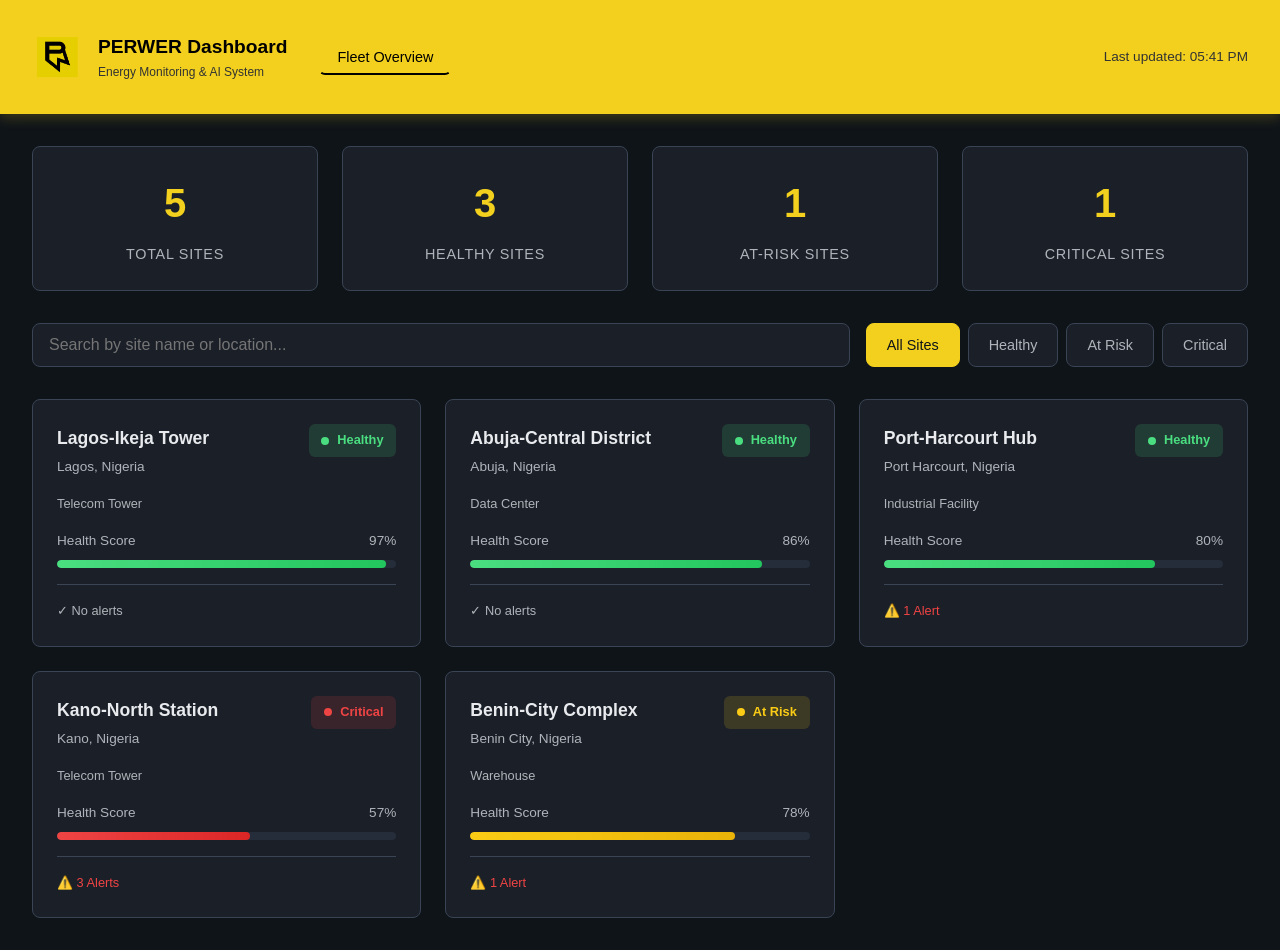
<file: Demo/index.html>
<!DOCTYPE html>
<html lang="en">
<head>
    <meta charset="UTF-8">
    <meta name="viewport" content="width=device-width, initial-scale=1.0">
    <title>Perwer | Predictive Monitoring Dashboard</title>
    <link rel="stylesheet" href="./css/styles.css">
</head>
<body>
    <!-- HEADER -->
    <header>
        <div class="header-left">
            <div class="logo">
                <img src="./perwer.png" alt="PERWER Logo" class="logo-image">
                <div class="logo-text">
                    <span class="logo-main">PERWER Dashboard</span>
                    <span class="logo-subtitle">Energy Monitoring & AI System</span>
                </div>
            </div>
            <nav>
            </nav>
        </div>
        <div class="last-updated">Last updated: --:--</div>
    </header>

    <!-- MAIN CONTAINER -->
    <div class="container">
        
        <!-- SCREEN 1: FLEET OVERVIEW -->
        <div id="screen-fleet" class="screen active">
            <div id="fleet-overview-content"></div>
        </div>

        <!-- SCREEN 2: SITE DETAIL -->
        <div id="screen-detail" class="screen">
            <div id="site-detail-content"></div>
        </div>

        <!-- SCREEN 3: INSIGHTS -->
        <div id="screen-insights" class="screen">
            <div id="insights-content"></div>
        </div>

    </div>

    <!-- SCRIPTS -->
    <script src="./js/utils.js"></script>
    <script src="./js/app.js"></script>
</body>
</html>
</file>
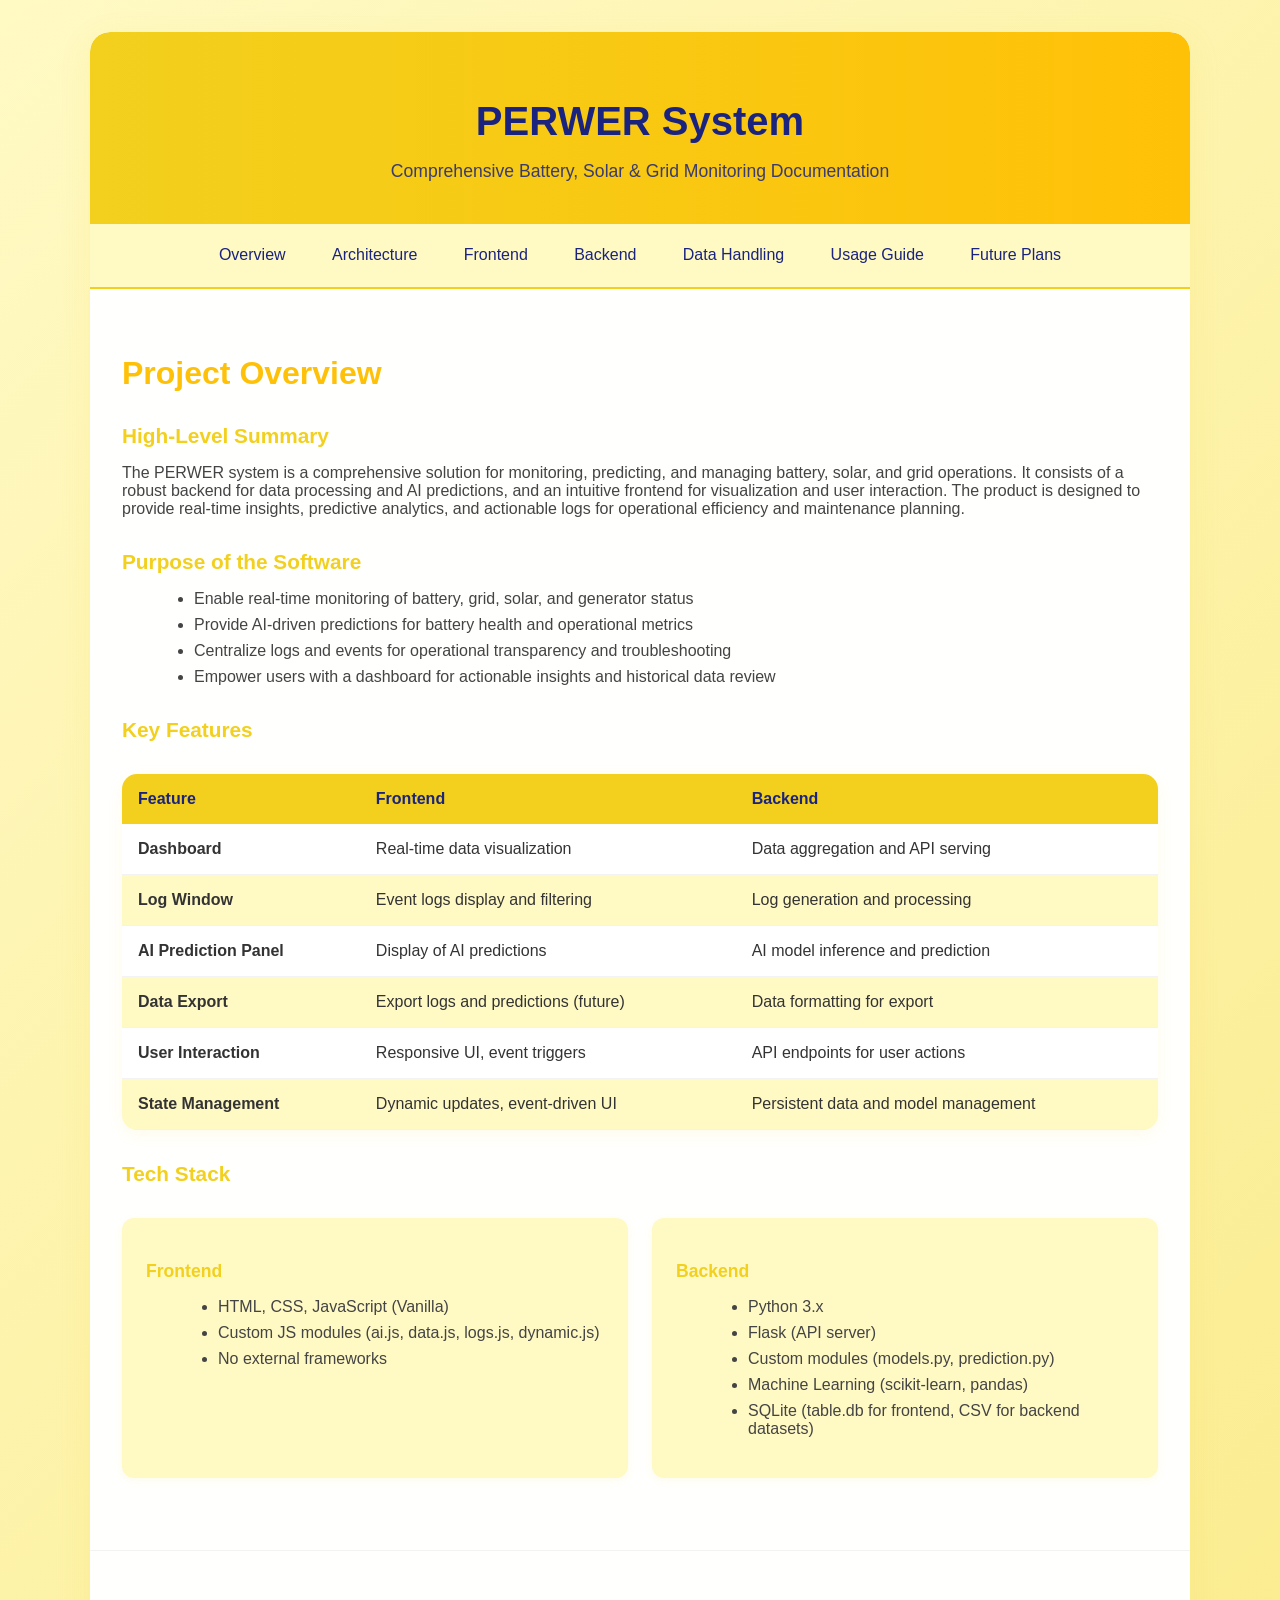
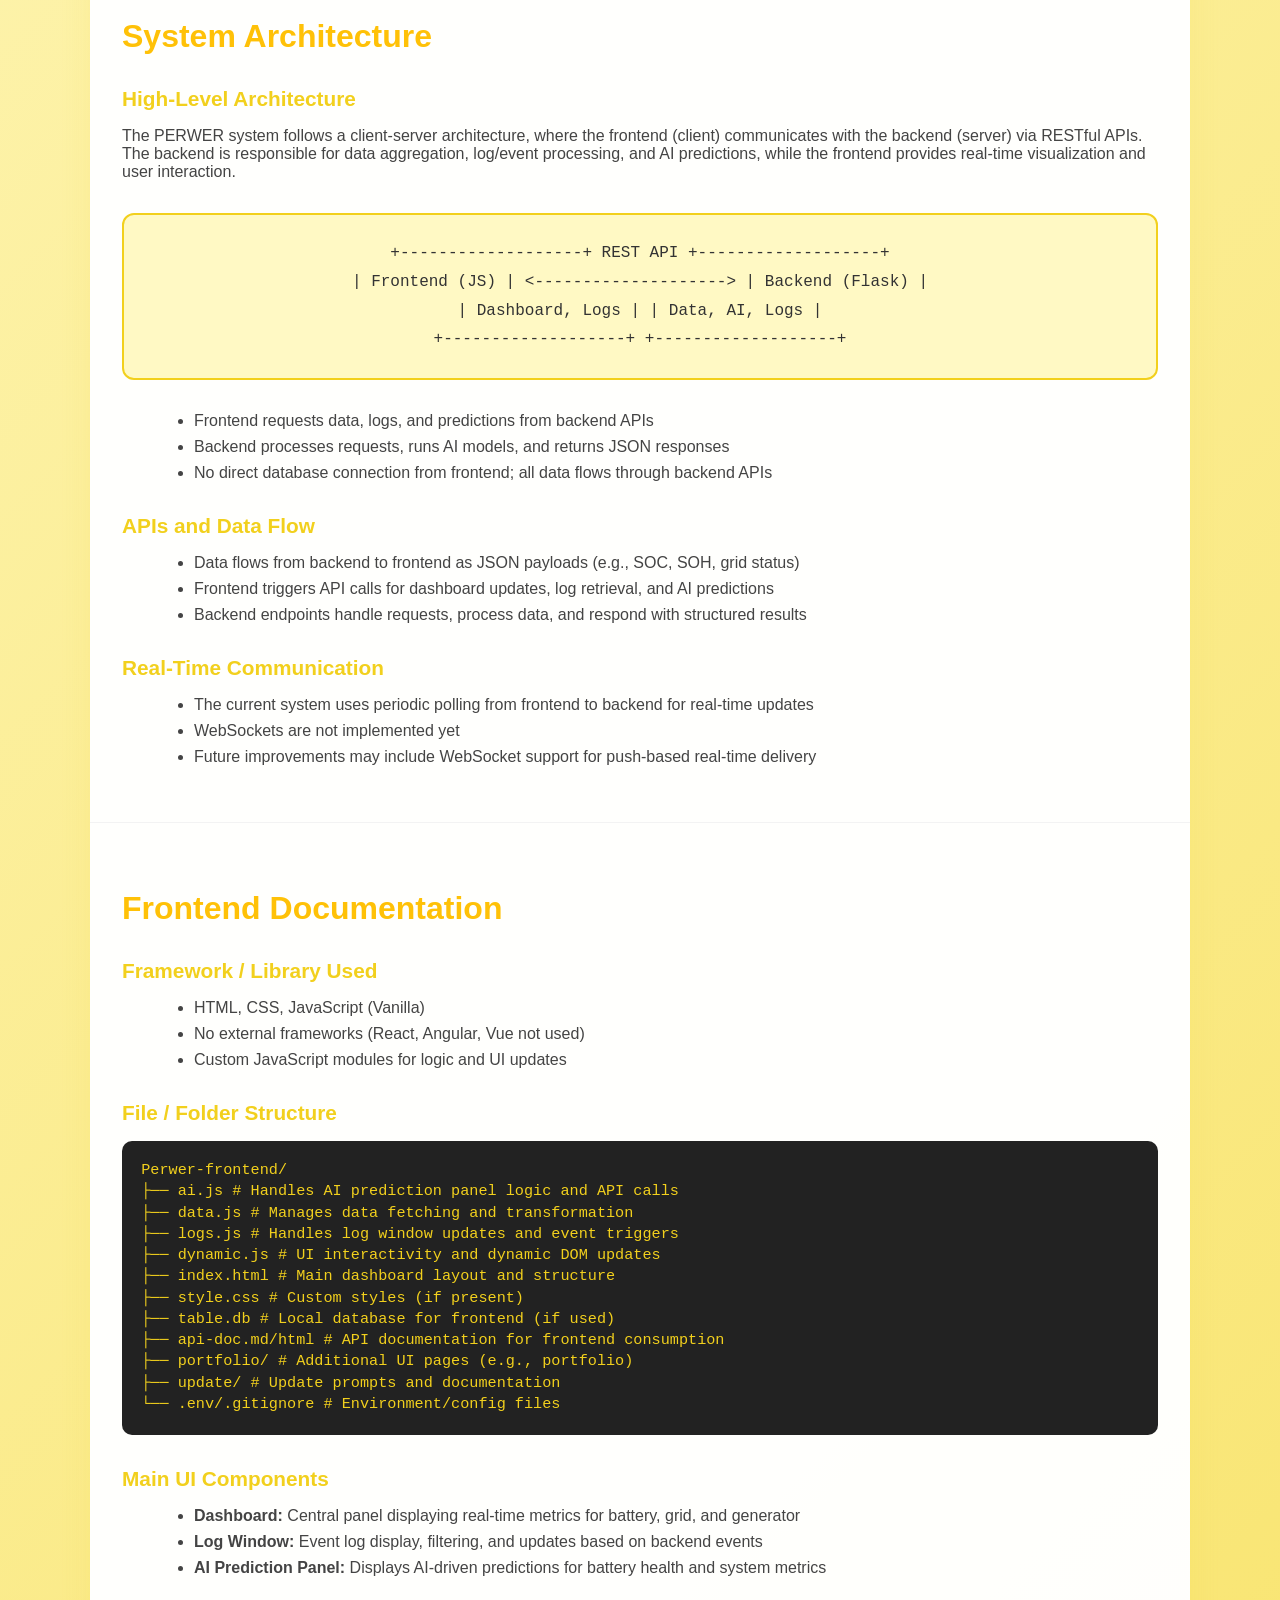
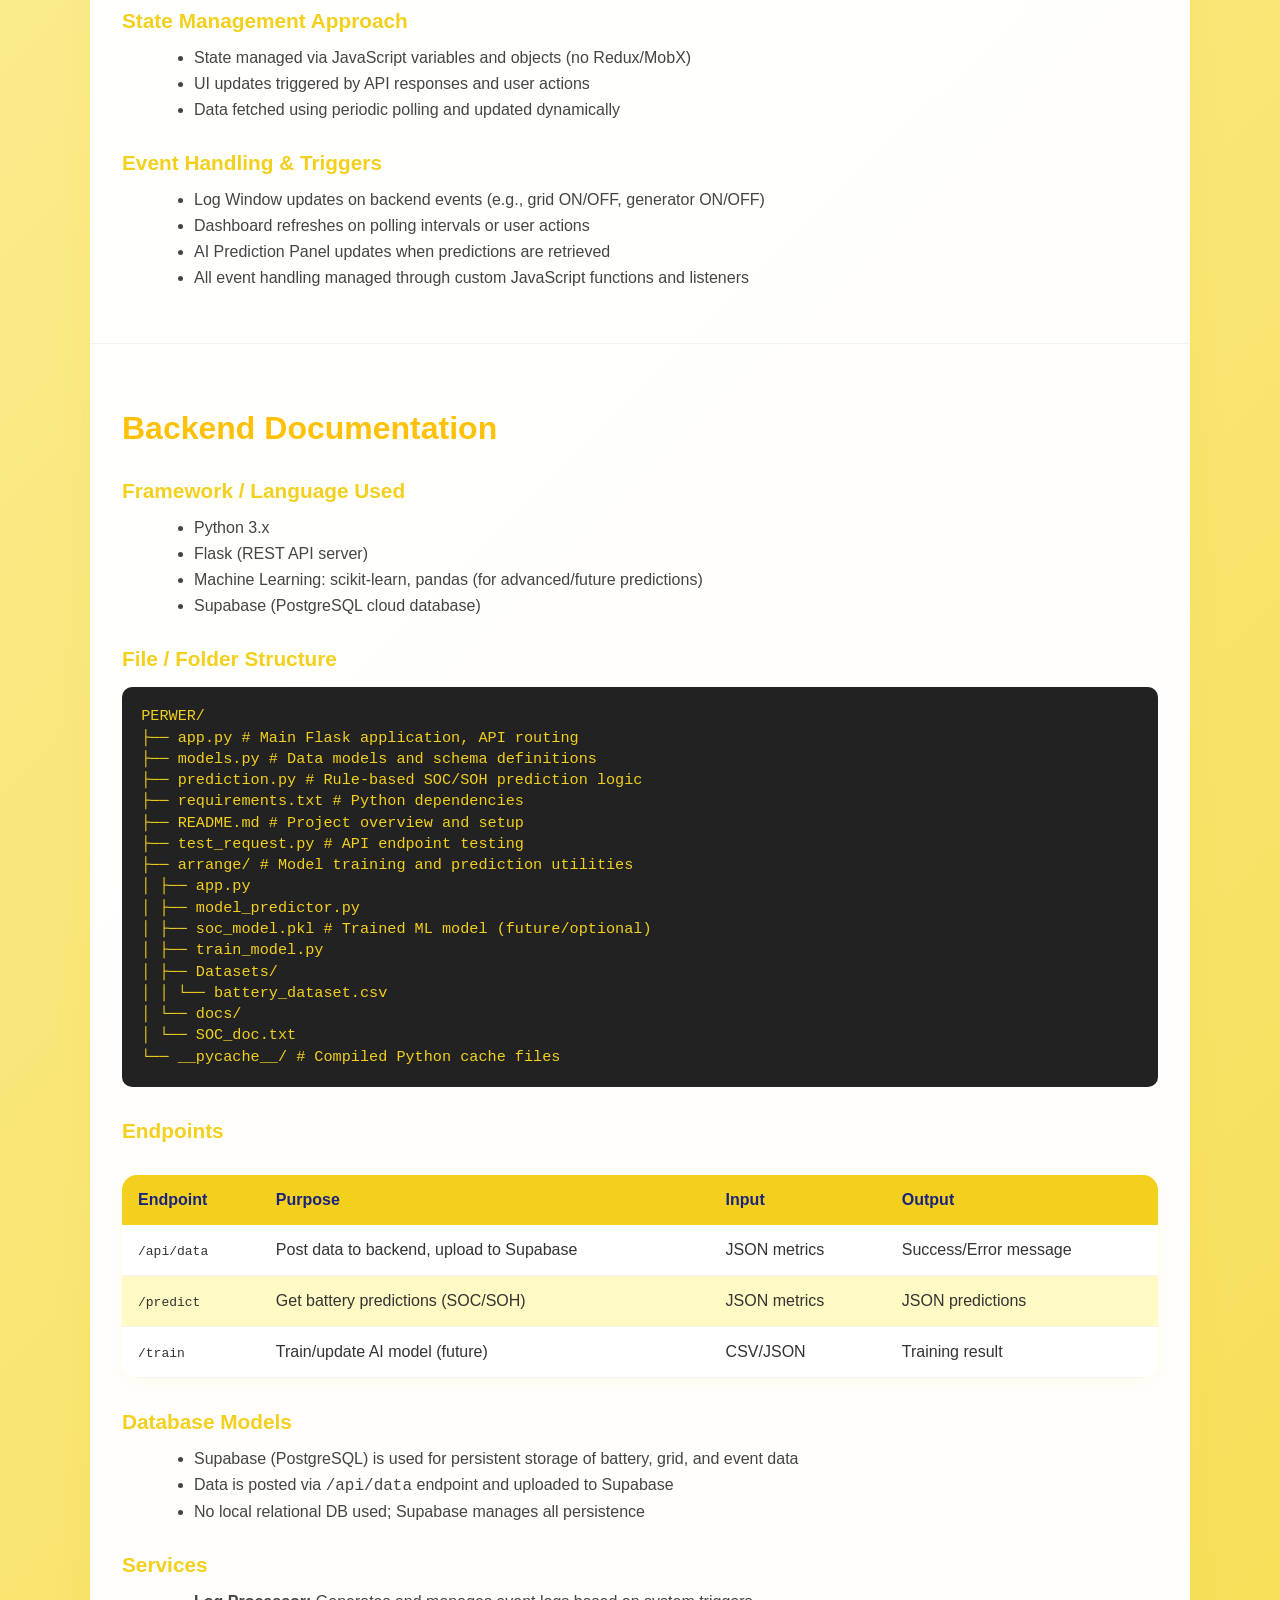
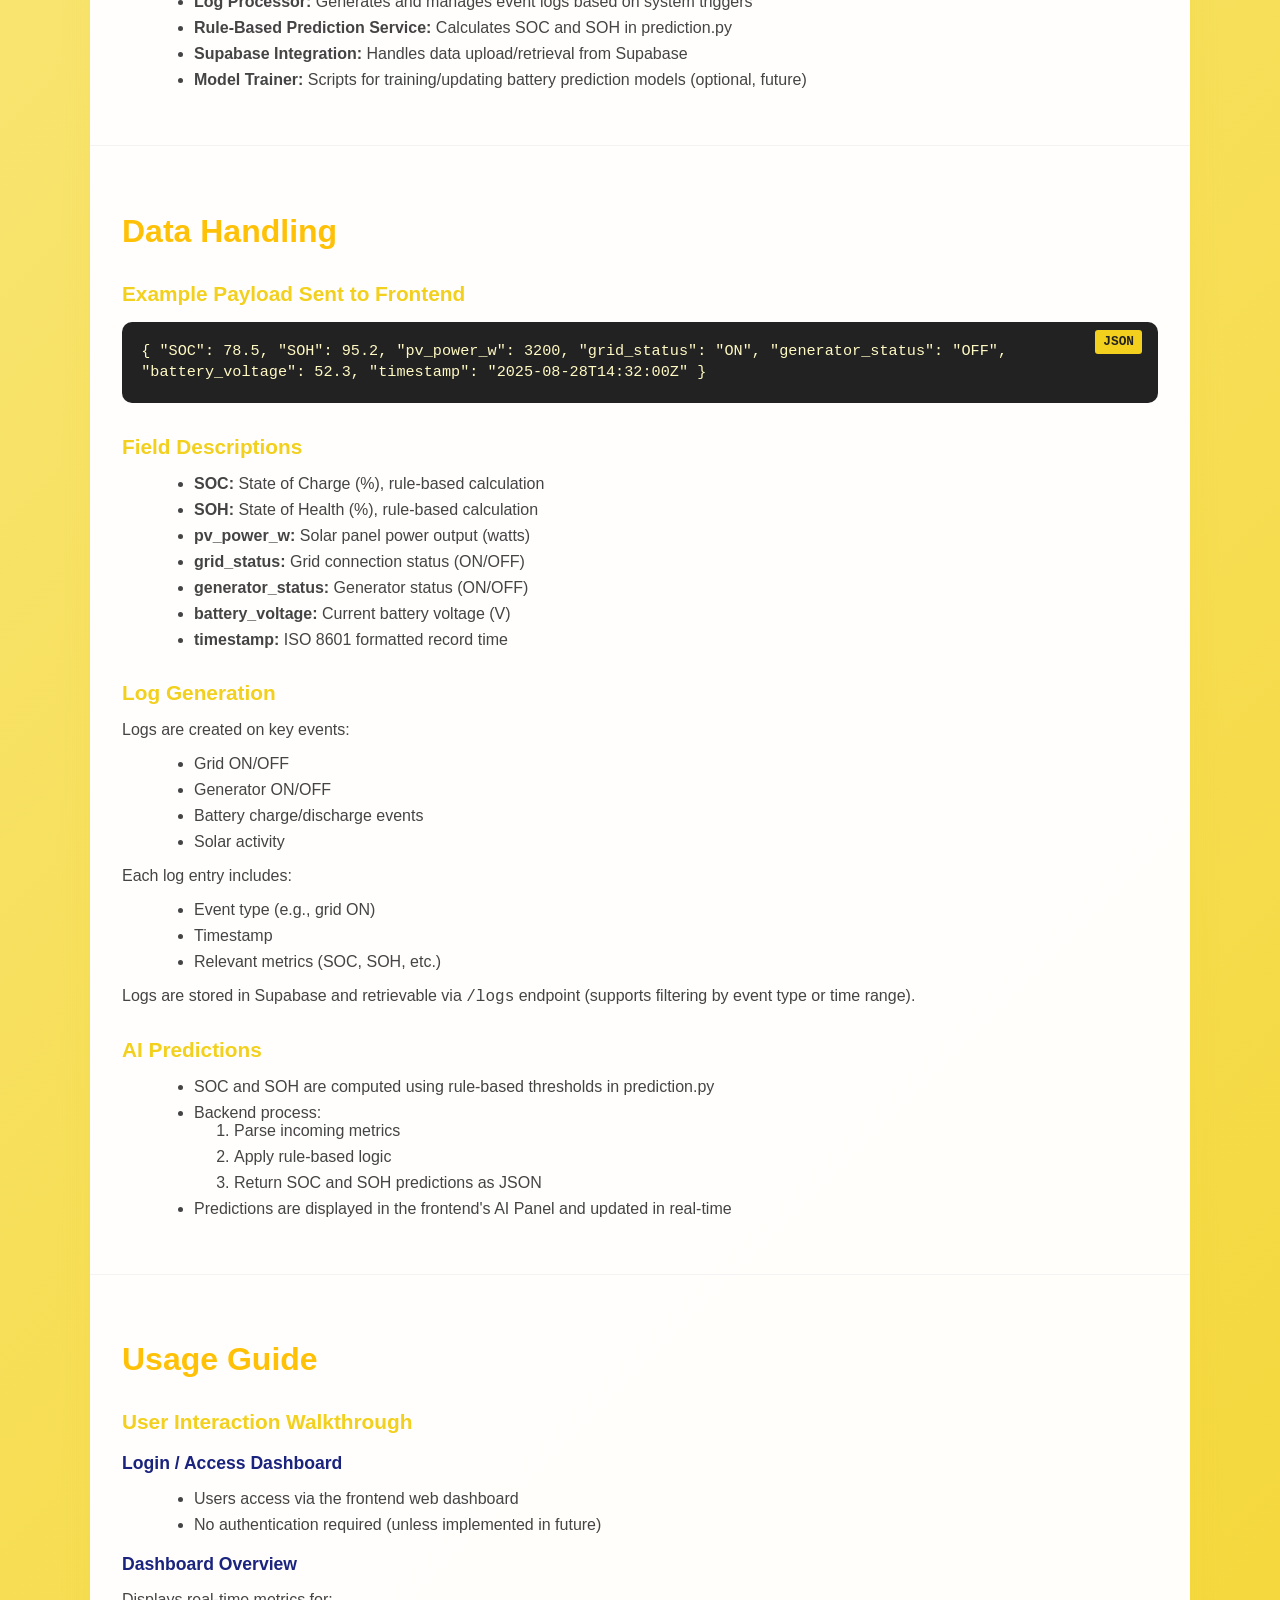
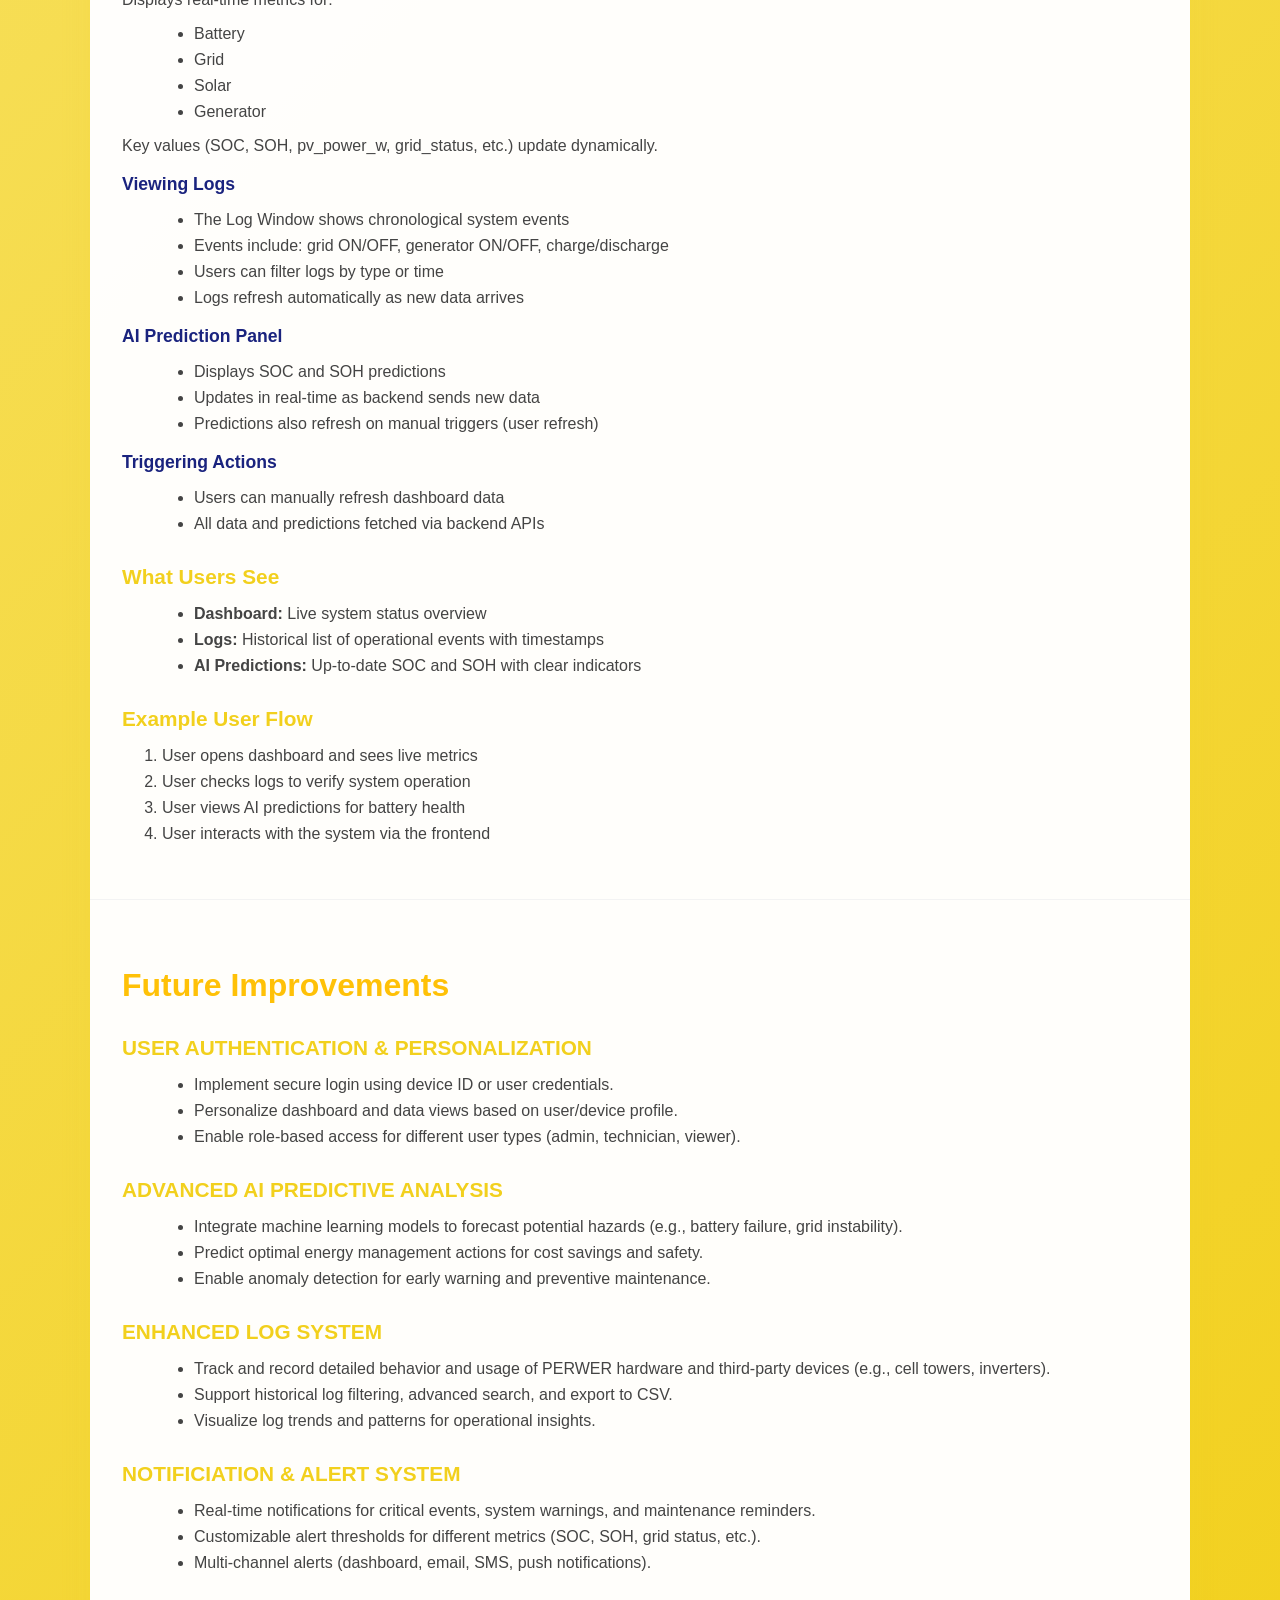
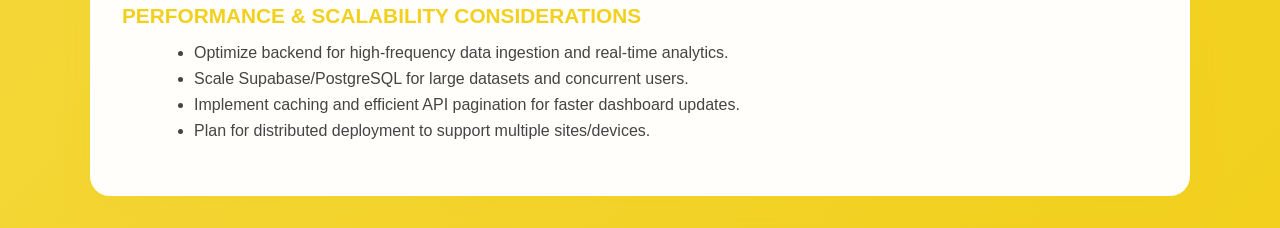
<file: documentation/index.html>
<!DOCTYPE html>
<html lang="en">
<head>
    <meta charset="UTF-8">
    <meta name="viewport" content="width=device-width, initial-scale=1.0">
    <title>PERWER System Documentation</title>
    <style>
        body {
            font-family: 'Segoe UI', Tahoma, Geneva, Verdana, sans-serif;
            background: linear-gradient(135deg, #FFF9C4 0%, #F2D01D 100%);
            color: #333;
            min-height: 100vh;
        }

        .container {
            max-width: 1100px;
            margin: 32px auto;
            background: rgba(255,255,255,0.98);
            border-radius: 20px;
            box-shadow: 0 8px 32px rgba(242,208,29,0.12);
            overflow: hidden;
        }

        .header {
            background: linear-gradient(90deg, #F2D01D 0%, #FFC107 100%);
            color: #1a237e;
            text-align: center;
            padding: 2.5rem 2rem 1.5rem 2rem;
            border-radius: 20px 20px 0 0;
        }

        .header h1 {
            font-size: 2.5rem;
            font-weight: 700;
            margin-bottom: 0.5rem;
        }

        .header p {
            font-size: 1.1rem;
            opacity: 0.85;
        }

        .nav {
            display: flex;
            justify-content: center;
            gap: 0.5rem;
            background: #FFF9C4;
            border-bottom: 2px solid #F2D01D;
            padding: 0.7rem 0;
        }

        .nav a {
            color: #1a237e;
            text-decoration: none;
            padding: 0.7rem 1.2rem;
            border-radius: 10px;
            font-weight: 500;
            font-size: 1rem;
            transition: background 0.2s, color 0.2s;
        }

        .nav a:hover {
            background: #F2D01D;
            color: #fff;
        }

        .content {
            padding: 0;
        }

        .section {
            padding: 2.5rem 2rem;
            border-bottom: 1px solid #f3f3f3;
        }

        .section:last-child {
            border-bottom: none;
        }

        .section h2 {
            color: #FFC107;
            font-size: 2rem;
            font-weight: 700;
            margin-bottom: 1.5rem;
        }

        .section h3 {
            color: #F2D01D;
            font-size: 1.3rem;
            margin: 2rem 0 1rem 0;
            font-weight: 600;
        }

        .section h4 {
            color: #1a237e;
            font-size: 1.1rem;
            margin: 1.2rem 0 0.5rem 0;
            font-weight: 600;
        }

        .section p, .section ul, .section ol {
            font-size: 1rem;
            color: #444;
        }

        .section ul {
            margin-left: 2rem;
            margin-bottom: 1rem;
        }

        .section li {
            margin-bottom: 0.5rem;
        }

        .feature-table, .endpoint-table {
            width: 100%;
            border-collapse: collapse;
            margin: 2rem 0;
            background: #fff;
            border-radius: 15px;
            overflow: hidden;
            box-shadow: 0 4px 16px rgba(242,208,29,0.08);
        }

        .feature-table th, .endpoint-table th {
            background: #F2D01D;
            color: #1a237e;
            padding: 1rem;
            text-align: left;
            font-weight: 600;
            font-size: 1rem;
        }

        .feature-table td, .endpoint-table td {
            padding: 1rem;
            border-bottom: 1px solid #f3f3f3;
            vertical-align: top;
        }

        .feature-table tr:nth-child(even), .endpoint-table tr:nth-child(even) {
            background: #FFF9C4;
        }

        .feature-table tr:hover, .endpoint-table tr:hover {
            background: #FFE082;
            transition: background-color 0.2s;
        }

        .tech-stack {
            display: grid;
            grid-template-columns: repeat(auto-fit, minmax(280px, 1fr));
            gap: 1.5rem;
            margin: 2rem 0;
        }

        .tech-card {
            background: #FFF9C4;
            padding: 1.5rem;
            border-radius: 12px;
            box-shadow: 0 2px 8px rgba(242,208,29,0.08);
        }

        .tech-card h4 {
            color: #F2D01D;
            font-size: 1.1rem;
            margin-bottom: 0.7rem;
        }

        .file-structure {
            background: #222;
            color: #F2D01D;
            padding: 1.2rem;
            border-radius: 10px;
            font-family: 'Fira Mono', 'Consolas', monospace;
            margin: 1rem 0;
            overflow-x: auto;
            font-size: 0.95rem;
            line-height: 1.4;
        }

        .architecture-diagram {
            text-align: center;
            margin: 2rem 0;
            padding: 1.5rem;
            background: #FFF9C4;
            border-radius: 12px;
            font-family: monospace;
            font-size: 1rem;
            line-height: 1.8;
            border: 2px solid #F2D01D;
        }

        .code-block {
            background: #222;
            color: #FFF9C4;
            padding: 1.2rem;
            border-radius: 10px;
            font-family: 'Fira Mono', 'Consolas', monospace;
            margin: 1rem 0;
            overflow-x: auto;
            font-size: 0.95rem;
            line-height: 1.4;
            position: relative;
        }

        .code-block::before {
            content: 'JSON';
            position: absolute;
            top: 0.5rem;
            right: 1rem;
            background: #F2D01D;
            color: #222;
            padding: 0.2rem 0.5rem;
            border-radius: 3px;
            font-size: 0.8rem;
            font-weight: 600;
        }

        @media (max-width: 768px) {
            .container {
                margin: 10px;
                border-radius: 15px;
            }

            .header h1 {
                font-size: 1.5rem;
            }

            .section {
                padding: 1.2rem 0.5rem;
            }

            .section h2 {
                font-size: 1.3rem;
            }

            .nav {
                flex-direction: column;
            }

            .nav a {
                text-align: center;
            }

            .tech-stack {
                grid-template-columns: 1fr;
                gap: 1rem;
            }

            .feature-table, .endpoint-table {
                font-size: 0.85rem;
            }

            .feature-table th, .feature-table td,
            .endpoint-table th, .endpoint-table td {
                padding: 0.7rem;
            }
        }
    </style>
</head>
<body>
    <div class="container">
        <header class="header">
            <h1>PERWER System</h1>
            <p>Comprehensive Battery, Solar & Grid Monitoring Documentation</p>
        </header>

        <nav class="nav">
            <a href="#overview">Overview</a>
            <a href="#architecture">Architecture</a>
            <a href="#frontend">Frontend</a>
            <a href="#backend">Backend</a>
            <a href="#data">Data Handling</a>
            <a href="#usage">Usage Guide</a>
            <a href="#future">Future Plans</a>
        </nav>

        <main class="content">
            <section id="overview" class="section">
                <h2>Project Overview</h2>
                
                <h3>High-Level Summary</h3>
                <p>The PERWER system is a comprehensive solution for monitoring, predicting, and managing battery, solar, and grid operations. It consists of a robust backend for data processing and AI predictions, and an intuitive frontend for visualization and user interaction. The product is designed to provide real-time insights, predictive analytics, and actionable logs for operational efficiency and maintenance planning.</p>

                <h3>Purpose of the Software</h3>
                <ul>
                    <li>Enable real-time monitoring of battery, grid, solar, and generator status</li>
                    <li>Provide AI-driven predictions for battery health and operational metrics</li>
                    <li>Centralize logs and events for operational transparency and troubleshooting</li>
                    <li>Empower users with a dashboard for actionable insights and historical data review</li>
                </ul>

                <h3>Key Features</h3>
                <table class="feature-table">
                    <thead>
                        <tr>
                            <th>Feature</th>
                            <th>Frontend</th>
                            <th>Backend</th>
                        </tr>
                    </thead>
                    <tbody>
                        <tr>
                            <td><strong>Dashboard</strong></td>
                            <td>Real-time data visualization</td>
                            <td>Data aggregation and API serving</td>
                        </tr>
                        <tr>
                            <td><strong>Log Window</strong></td>
                            <td>Event logs display and filtering</td>
                            <td>Log generation and processing</td>
                        </tr>
                        <tr>
                            <td><strong>AI Prediction Panel</strong></td>
                            <td>Display of AI predictions</td>
                            <td>AI model inference and prediction</td>
                        </tr>
                        <tr>
                            <td><strong>Data Export</strong></td>
                            <td>Export logs and predictions (future)</td>
                            <td>Data formatting for export</td>
                        </tr>
                        <tr>
                            <td><strong>User Interaction</strong></td>
                            <td>Responsive UI, event triggers</td>
                            <td>API endpoints for user actions</td>
                        </tr>
                        <tr>
                            <td><strong>State Management</strong></td>
                            <td>Dynamic updates, event-driven UI</td>
                            <td>Persistent data and model management</td>
                        </tr>
                    </tbody>
                </table>

                <h3>Tech Stack</h3>
                <div class="tech-stack">
                    <div class="tech-card">
                        <h4>Frontend</h4>
                        <ul>
                            <li>HTML, CSS, JavaScript (Vanilla)</li>
                            <li>Custom JS modules (ai.js, data.js, logs.js, dynamic.js)</li>
                            <li>No external frameworks</li>
                        </ul>
                    </div>
                    <div class="tech-card">
                        <h4>Backend</h4>
                        <ul>
                            <li>Python 3.x</li>
                            <li>Flask (API server)</li>
                            <li>Custom modules (models.py, prediction.py)</li>
                            <li>Machine Learning (scikit-learn, pandas)</li>
                            <li>SQLite (table.db for frontend, CSV for backend datasets)</li>
                        </ul>
                    </div>
                </div>
            </section>

            <section id="architecture" class="section">
                <h2>System Architecture</h2>
                
                <h3>High-Level Architecture</h3>
                <p>The PERWER system follows a client-server architecture, where the frontend (client) communicates with the backend (server) via RESTful APIs. The backend is responsible for data aggregation, log/event processing, and AI predictions, while the frontend provides real-time visualization and user interaction.</p>

                <div class="architecture-diagram">
                    +-------------------+         REST API         +-------------------+<br>
                    |   Frontend (JS)   | &lt;--------------------&gt; |   Backend (Flask) |<br>
                    |  Dashboard, Logs  |                         |  Data, AI, Logs   |<br>
                    +-------------------+                         +-------------------+
                </div>

                <ul>
                    <li>Frontend requests data, logs, and predictions from backend APIs</li>
                    <li>Backend processes requests, runs AI models, and returns JSON responses</li>
                    <li>No direct database connection from frontend; all data flows through backend APIs</li>
                </ul>

                <h3>APIs and Data Flow</h3>
                <ul>
                    <li>Data flows from backend to frontend as JSON payloads (e.g., SOC, SOH, grid status)</li>
                    <li>Frontend triggers API calls for dashboard updates, log retrieval, and AI predictions</li>
                    <li>Backend endpoints handle requests, process data, and respond with structured results</li>
                </ul>

                <h3>Real-Time Communication</h3>
                <ul>
                    <li>The current system uses periodic polling from frontend to backend for real-time updates</li>
                    <li>WebSockets are not implemented yet</li>
                    <li>Future improvements may include WebSocket support for push-based real-time delivery</li>
                </ul>
            </section>

            <section id="frontend" class="section">
                <h2>Frontend Documentation</h2>
                
                <h3>Framework / Library Used</h3>
                <ul>
                    <li>HTML, CSS, JavaScript (Vanilla)</li>
                    <li>No external frameworks (React, Angular, Vue not used)</li>
                    <li>Custom JavaScript modules for logic and UI updates</li>
                </ul>

                <h3>File / Folder Structure</h3>
                <div class="file-structure">
Perwer-frontend/<br>
├── ai.js            # Handles AI prediction panel logic and API calls<br>
├── data.js          # Manages data fetching and transformation<br>
├── logs.js          # Handles log window updates and event triggers<br>
├── dynamic.js       # UI interactivity and dynamic DOM updates<br>
├── index.html       # Main dashboard layout and structure<br>
├── style.css        # Custom styles (if present)<br>
├── table.db         # Local database for frontend (if used)<br>
├── api-doc.md/html  # API documentation for frontend consumption<br>
├── portfolio/       # Additional UI pages (e.g., portfolio)<br>
├── update/          # Update prompts and documentation<br>
└── .env/.gitignore  # Environment/config files
                </div>

                <h3>Main UI Components</h3>
                <ul>
                    <li><strong>Dashboard:</strong> Central panel displaying real-time metrics for battery, grid, and generator</li>
                    <li><strong>Log Window:</strong> Event log display, filtering, and updates based on backend events</li>
                    <li><strong>AI Prediction Panel:</strong> Displays AI-driven predictions for battery health and system metrics</li>
                </ul>

                <h3>State Management Approach</h3>
                <ul>
                    <li>State managed via JavaScript variables and objects (no Redux/MobX)</li>
                    <li>UI updates triggered by API responses and user actions</li>
                    <li>Data fetched using periodic polling and updated dynamically</li>
                </ul>

                <h3>Event Handling & Triggers</h3>
                <ul>
                    <li>Log Window updates on backend events (e.g., grid ON/OFF, generator ON/OFF)</li>
                    <li>Dashboard refreshes on polling intervals or user actions</li>
                    <li>AI Prediction Panel updates when predictions are retrieved</li>
                    <li>All event handling managed through custom JavaScript functions and listeners</li>
                </ul>
            </section>

            <section id="backend" class="section">
                <h2>Backend Documentation</h2>
                
                <h3>Framework / Language Used</h3>
                <ul>
                    <li>Python 3.x</li>
                    <li>Flask (REST API server)</li>
                    <li>Machine Learning: scikit-learn, pandas (for advanced/future predictions)</li>
                    <li>Supabase (PostgreSQL cloud database)</li>
                </ul>

                <h3>File / Folder Structure</h3>
                <div class="file-structure">
PERWER/<br>
├── app.py            # Main Flask application, API routing<br>
├── models.py         # Data models and schema definitions<br>
├── prediction.py     # Rule-based SOC/SOH prediction logic<br>
├── requirements.txt  # Python dependencies<br>
├── README.md         # Project overview and setup<br>
├── test_request.py   # API endpoint testing<br>
├── arrange/          # Model training and prediction utilities<br>
│   ├── app.py<br>
│   ├── model_predictor.py<br>
│   ├── soc_model.pkl # Trained ML model (future/optional)<br>
│   ├── train_model.py<br>
│   ├── Datasets/<br>
│   │   └── battery_dataset.csv<br>
│   └── docs/<br>
│       └── SOC_doc.txt<br>
└── __pycache__/      # Compiled Python cache files
                </div>

                <h3>Endpoints</h3>
                <table class="endpoint-table">
                    <thead>
                        <tr>
                            <th>Endpoint</th>
                            <th>Purpose</th>
                            <th>Input</th>
                            <th>Output</th>
                        </tr>
                    </thead>
                    <tbody>
                        <tr>
                            <td><code>/api/data</code></td>
                            <td>Post data to backend, upload to Supabase</td>
                            <td>JSON metrics</td>
                            <td>Success/Error message</td>
                        </tr>
                        <tr>
                            <td><code>/predict</code></td>
                            <td>Get battery predictions (SOC/SOH)</td>
                            <td>JSON metrics</td>
                            <td>JSON predictions</td>
                        </tr>
                        <tr>
                            <td><code>/train</code></td>
                            <td>Train/update AI model (future)</td>
                            <td>CSV/JSON</td>
                            <td>Training result</td>
                        </tr>
                    </tbody>
                </table>

                <h3>Database Models</h3>
                <ul>
                    <li>Supabase (PostgreSQL) is used for persistent storage of battery, grid, and event data</li>
                    <li>Data is posted via <code>/api/data</code> endpoint and uploaded to Supabase</li>
                    <li>No local relational DB used; Supabase manages all persistence</li>
                </ul>

                <h3>Services</h3>
                <ul>
                    <li><strong>Log Processor:</strong> Generates and manages event logs based on system triggers</li>
                    <li><strong>Rule-Based Prediction Service:</strong> Calculates SOC and SOH in prediction.py</li>
                    <li><strong>Supabase Integration:</strong> Handles data upload/retrieval from Supabase</li>
                    <li><strong>Model Trainer:</strong> Scripts for training/updating battery prediction models (optional, future)</li>
                </ul>
            </section>

            <section id="data" class="section">
                <h2>Data Handling</h2>
                
                <h3>Example Payload Sent to Frontend</h3>
                <div class="code-block">
{
  "SOC": 78.5,
  "SOH": 95.2,
  "pv_power_w": 3200,
  "grid_status": "ON",
  "generator_status": "OFF",
  "battery_voltage": 52.3,
  "timestamp": "2025-08-28T14:32:00Z"
}
                </div>

                <h3>Field Descriptions</h3>
                <ul>
                    <li><strong>SOC:</strong> State of Charge (%), rule-based calculation</li>
                    <li><strong>SOH:</strong> State of Health (%), rule-based calculation</li>
                    <li><strong>pv_power_w:</strong> Solar panel power output (watts)</li>
                    <li><strong>grid_status:</strong> Grid connection status (ON/OFF)</li>
                    <li><strong>generator_status:</strong> Generator status (ON/OFF)</li>
                    <li><strong>battery_voltage:</strong> Current battery voltage (V)</li>
                    <li><strong>timestamp:</strong> ISO 8601 formatted record time</li>
                </ul>

                <h3>Log Generation</h3>
                <p>Logs are created on key events:</p>
                <ul>
                    <li>Grid ON/OFF</li>
                    <li>Generator ON/OFF</li>
                    <li>Battery charge/discharge events</li>
                    <li>Solar activity</li>
                </ul>
                
                <p>Each log entry includes:</p>
                <ul>
                    <li>Event type (e.g., grid ON)</li>
                    <li>Timestamp</li>
                    <li>Relevant metrics (SOC, SOH, etc.)</li>
                </ul>
                
                <p>Logs are stored in Supabase and retrievable via <code>/logs</code> endpoint (supports filtering by event type or time range).</p>

                <h3>AI Predictions</h3>
                <ul>
                    <li>SOC and SOH are computed using rule-based thresholds in prediction.py</li>
                    <li>Backend process:
                        <ol>
                            <li>Parse incoming metrics</li>
                            <li>Apply rule-based logic</li>
                            <li>Return SOC and SOH predictions as JSON</li>
                        </ol>
                    </li>
                    <li>Predictions are displayed in the frontend's AI Panel and updated in real-time</li>
                </ul>
            </section>

            <section id="usage" class="section">
                <h2>Usage Guide</h2>
                
                <h3>User Interaction Walkthrough</h3>
                
                <h4>Login / Access Dashboard</h4>
                <ul>
                    <li>Users access via the frontend web dashboard</li>
                    <li>No authentication required (unless implemented in future)</li>
                </ul>

                <h4>Dashboard Overview</h4>
                <p>Displays real-time metrics for:</p>
                <ul>
                    <li>Battery</li>
                    <li>Grid</li>
                    <li>Solar</li>
                    <li>Generator</li>
                </ul>
                <p>Key values (SOC, SOH, pv_power_w, grid_status, etc.) update dynamically.</p>

                <h4>Viewing Logs</h4>
                <ul>
                    <li>The Log Window shows chronological system events</li>
                    <li>Events include: grid ON/OFF, generator ON/OFF, charge/discharge</li>
                    <li>Users can filter logs by type or time</li>
                    <li>Logs refresh automatically as new data arrives</li>
                </ul>

                <h4>AI Prediction Panel</h4>
                <ul>
                    <li>Displays SOC and SOH predictions</li>
                    <li>Updates in real-time as backend sends new data</li>
                    <li>Predictions also refresh on manual triggers (user refresh)</li>
                </ul>

                <h4>Triggering Actions</h4>
                <ul>
                    <li>Users can manually refresh dashboard data</li>
                    <li>All data and predictions fetched via backend APIs</li>
                </ul>

                <h3>What Users See</h3>
                <ul>
                    <li><strong>Dashboard:</strong> Live system status overview</li>
                    <li><strong>Logs:</strong> Historical list of operational events with timestamps</li>
                    <li><strong>AI Predictions:</strong> Up-to-date SOC and SOH with clear indicators</li>
                </ul>

                <h3>Example User Flow</h3>
                <ol>
                    <li>User opens dashboard and sees live metrics</li>
                    <li>User checks logs to verify system operation</li>
                    <li>User views AI predictions for battery health</li>
                    <li>User interacts with the system via the frontend</li>
                </ol>
            </section>

            <section id="future" class="section">
                <h2>Future Improvements</h2>
                
                <h3>USER AUTHENTICATION & PERSONALIZATION</h3>
                <ul>
                    <li>Implement secure login using device ID or user credentials.</li>
                    <li>Personalize dashboard and data views based on user/device profile.</li>
                    <li>Enable role-based access for different user types (admin, technician, viewer).</li>
                </ul>
                
                <h3>ADVANCED AI PREDICTIVE ANALYSIS</h3>
                <ul>
                    <li>Integrate machine learning models to forecast potential hazards (e.g., battery failure, grid instability).</li>
                    <li>Predict optimal energy management actions for cost savings and safety.</li>
                    <li>Enable anomaly detection for early warning and preventive maintenance.</li>
                </ul>
                
                <h3>ENHANCED LOG SYSTEM</h3>
                <ul>
                    <li>Track and record detailed behavior and usage of PERWER hardware and third-party devices (e.g., cell towers, inverters).</li>
                    <li>Support historical log filtering, advanced search, and export to CSV.</li>
                    <li>Visualize log trends and patterns for operational insights.</li>
                </ul>
                
                <h3>NOTIFICIATION & ALERT SYSTEM</h3>
                <ul>
                    <li>Real-time notifications for critical events, system warnings, and maintenance reminders.</li>
                    <li>Customizable alert thresholds for different metrics (SOC, SOH, grid status, etc.).</li>
                    <li>Multi-channel alerts (dashboard, email, SMS, push notifications).</li>
                </ul>

                <h3>PERFORMANCE & SCALABILITY CONSIDERATIONS</h3>
                <ul>
                    <li>Optimize backend for high-frequency data ingestion and real-time analytics.</li>
                    <li>Scale Supabase/PostgreSQL for large datasets and concurrent users.</li>
                    <li>Implement caching and efficient API pagination for faster dashboard updates.</li>
                    <li>Plan for distributed deployment to support multiple sites/devices.</li>
                </ul>
            </section>
        </main>
    </div>
</body>
</html>
</file>
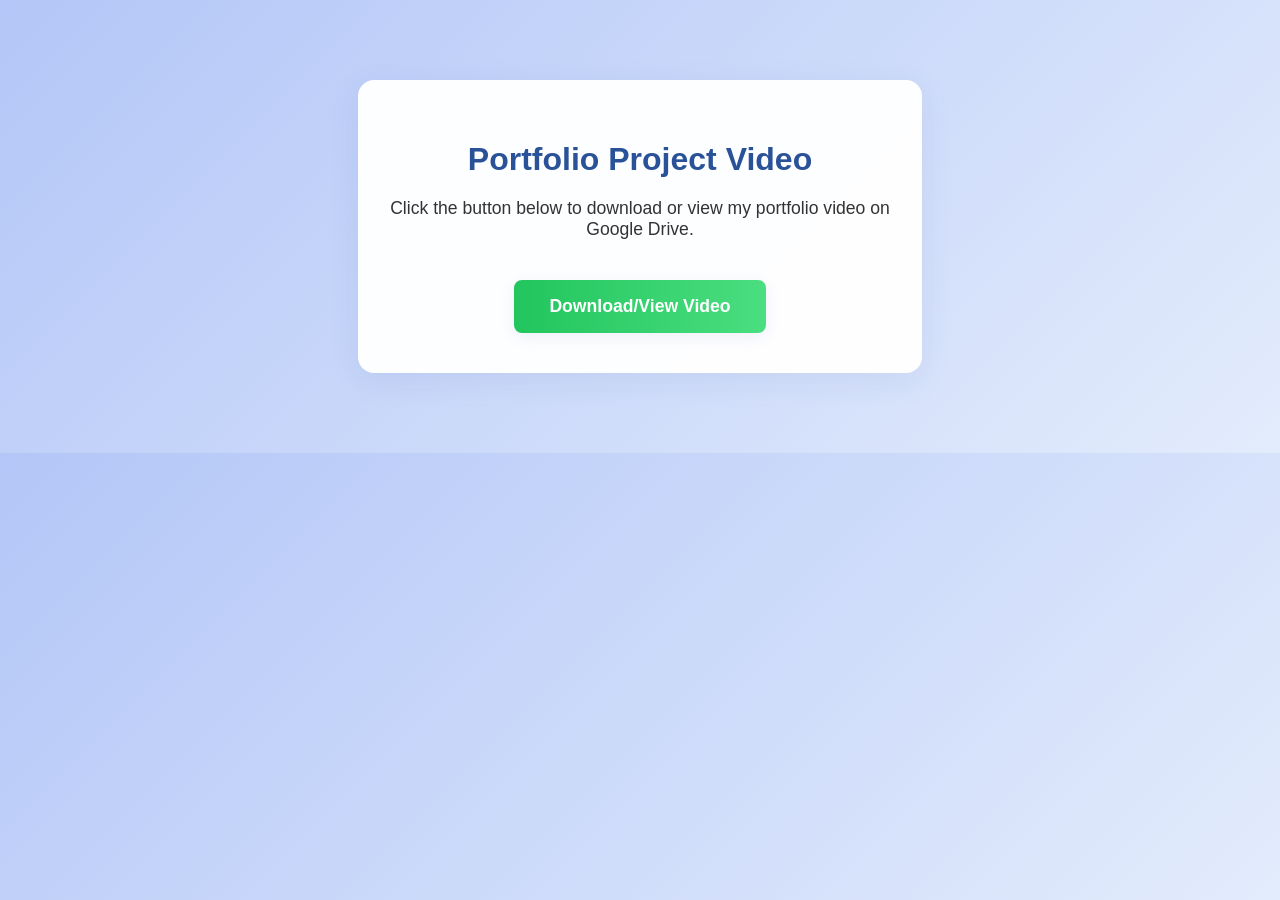
<file: portfolio/index.html>
<!DOCTYPE html>
<html lang="en">
<head>
    <meta charset="UTF-8">
    <meta name="viewport" content="width=device-width, initial-scale=1.0">
    <title>Portfolio Video Download</title>
    <style>
        body {
            font-family: 'Segoe UI', Tahoma, Geneva, Verdana, sans-serif;
            background: linear-gradient(135deg, #b3c6f7 0%, #e3ecfc 100%);
            color: #333;
            margin: 0;
            padding: 0;
        }
        .container {
            max-width: 500px;
            margin: 80px auto;
            background: rgba(255,255,255,0.97);
            border-radius: 16px;
            box-shadow: 0 8px 32px rgba(42,82,152,0.08);
            padding: 2.5rem 2rem;
            text-align: center;
        }
        h1 {
            color: #2a5298;
            font-size: 2rem;
            font-weight: 700;
            margin-bottom: 1.2rem;
        }
        p {
            font-size: 1.1rem;
            margin-bottom: 2rem;
        }
        .btn {
            display: inline-block;
            background: linear-gradient(90deg, #22c55e, #4ade80);
            color: #fff;
            font-weight: 600;
            font-size: 1.1rem;
            padding: 0.9em 2em;
            border: none;
            border-radius: 8px;
            cursor: pointer;
            margin: 0.5em 0.5em 0 0.5em;
            box-shadow: 0 4px 16px rgba(42,82,152,0.08);
            transition: background 0.3s, transform 0.2s;
        }
        .btn:hover {
            background: linear-gradient(90deg, #2a5298, #1e3c72);
            transform: translateY(-2px);
        }
        .secondary-btn {
            background: linear-gradient(90deg, #ffd700, #ff8c00);
            color: #1a237e;
        }
        .secondary-btn:hover {
            background: linear-gradient(90deg, #2a5298, #ffd700);
            color: #fff;
        }
        @media (max-width: 600px) {
            .container {
                padding: 1.2rem 0.5rem;
            }
            h1 {
                font-size: 1.3rem;
            }
            .btn {
                font-size: 1rem;
                padding: 0.7em 1.2em;
            }
        }
    </style>
</head>
<body>
    <div class="container">
        <h1>Portfolio Project Video</h1>
        <p>Click the button below to download or view my portfolio video on Google Drive.</p>
        <button class="btn" onclick="window.location.href='https://drive.google.com/file/d/1AkDapTrr4Cx8nBiGyd7HusN-WKTtlOFl/view?usp=sharing'">Download/View Video</button>
    </div>
</body>
</html>
</file>
<file: Demo/css/styles.css>
* {
  margin: 0;
  padding: 0;
  box-sizing: border-box;
}

:root {
  --primary-bg: #0f1419;
  --secondary-bg: #1a1f28;
  --tertiary-bg: #252d3a;
  --border-color: #3a4455;
  --text-primary: #e8eaed;
  --text-secondary: #b0b4ba;
  --success: #4ade80;
  --warning: #facc15;
  --danger: #ef4444;
  --info: #F2D01D;
  --info-dark: #FFC107;
  --info-light: #FFF9C4;
  --transition: all 0.3s cubic-bezier(0.4, 0, 0.2, 1);
}

body {
  font-family: -apple-system, BlinkMacSystemFont, "Segoe UI", Roboto, "Helvetica Neue", Arial, sans-serif;
  background: var(--primary-bg);
  color: var(--text-primary);
  line-height: 1.6;
  overflow-x: hidden;
}

/* ===== HEADER ===== */
header {
  background: var(--info);
  border-bottom: none;
  box-shadow: 0 4px 12px rgba(242, 208, 29, 0.2);
  padding: 2rem;
  position: sticky;
  top: 0;
  z-index: 100;
  display: flex;
  justify-content: space-between;
  align-items: center;
}

.header-left {
  display: flex;
  align-items: center;
  gap: 2rem;
}

.logo {
  display: flex;
  align-items: center;
  gap: 1rem;
  color: #1a1f28;
}

.logo-image {
  height: 50px;
  width: 50px;
  object-fit: contain;
}

.logo-text {
  display: flex;
  flex-direction: column;
}

.logo-main {
  font-size: 1.2rem;
  font-weight: 700;
  color: #000;
}

.logo-subtitle {
  font-size: 0.75rem;
  font-weight: 500;
  color: #333;
}

nav {
  display: flex;
  gap: 1rem;
}

nav button {
  background: transparent;
  border: 2px solid transparent;
  color: #333;
  padding: 0.5rem 1rem;
  cursor: pointer;
  border-radius: 0.375rem;
  font-size: 0.9rem;
  font-weight: 500;
  transition: var(--transition);
}

nav button:hover {
  color: #000;
  border-bottom: 2px solid #333;
}

nav button.active {
  color: #000;
  border-bottom: 2px solid #000;
}

.last-updated {
  font-size: 0.85rem;
  color: #333;
  font-weight: 500;
}

/* ===== MAIN CONTAINER ===== */
.container {
  max-width: 1400px;
  margin: 0 auto;
  padding: 2rem;
}

/* ===== SCREEN VISIBILITY ===== */
.screen {
  display: none;
}

.screen.active {
  display: block;
  animation: fadeIn 0.3s ease-in;
}

@keyframes fadeIn {
  from {
    opacity: 0;
    transform: translateY(10px);
  }
  to {
    opacity: 1;
    transform: translateY(0);
  }
}

/* ===== SCREEN 1: FLEET OVERVIEW ===== */
.kpi-bar {
  display: grid;
  grid-template-columns: repeat(auto-fit, minmax(200px, 1fr));
  gap: 1.5rem;
  margin-bottom: 2rem;
}

.kpi-card {
  background: var(--secondary-bg);
  border: 1px solid var(--border-color);
  border-radius: 0.5rem;
  padding: 1.5rem;
  text-align: center;
  transition: var(--transition);
}

.kpi-card:hover {
  border-color: var(--info);
  transform: translateY(-2px);
}

.kpi-value {
  font-size: 2.5rem;
  font-weight: 700;
  color: var(--info);
  margin-bottom: 0.5rem;
}

.kpi-label {
  font-size: 0.9rem;
  color: var(--text-secondary);
  text-transform: uppercase;
  letter-spacing: 0.05em;
}

/* Search & Filter */
.controls {
  display: flex;
  gap: 1rem;
  margin-bottom: 2rem;
  flex-wrap: wrap;
}

.search-box {
  flex: 1;
  min-width: 250px;
  background: var(--secondary-bg);
  border: 1px solid var(--border-color);
  border-radius: 0.5rem;
  padding: 0.75rem 1rem;
  color: var(--text-primary);
  font-size: 1rem;
}

.search-box:focus {
  outline: none;
  border-color: var(--info);
}

.filter-buttons {
  display: flex;
  gap: 0.5rem;
}

.filter-btn {
  background: var(--secondary-bg);
  border: 1px solid var(--border-color);
  color: var(--text-secondary);
  padding: 0.75rem 1.25rem;
  border-radius: 0.5rem;
  cursor: pointer;
  font-size: 0.9rem;
  transition: var(--transition);
}

.filter-btn:hover {
  border-color: var(--info);
  color: var(--info);
}

.filter-btn.active {
  background: var(--info);
  color: var(--primary-bg);
  border-color: var(--info);
}

/* Site Cards Grid */
.sites-grid {
  display: grid;
  grid-template-columns: repeat(auto-fill, minmax(300px, 1fr));
  gap: 1.5rem;
}

.site-card {
  background: var(--secondary-bg);
  border: 1px solid var(--border-color);
  border-radius: 0.5rem;
  padding: 1.5rem;
  cursor: pointer;
  transition: var(--transition);
}

.site-card:hover {
  transform: translateY(-4px);
  border-color: var(--info);
  box-shadow: 0 8px 24px rgba(59, 130, 246, 0.1);
}

.site-header {
  display: flex;
  justify-content: space-between;
  align-items: start;
  margin-bottom: 1rem;
}

.site-name {
  font-size: 1.1rem;
  font-weight: 600;
  margin-bottom: 0.25rem;
}

.site-location {
  font-size: 0.85rem;
  color: var(--text-secondary);
}

.status-badge {
  display: inline-flex;
  align-items: center;
  gap: 0.5rem;
  font-size: 0.8rem;
  padding: 0.4rem 0.8rem;
  border-radius: 0.375rem;
  font-weight: 600;
}

.status-healthy {
  background: rgba(74, 222, 128, 0.15);
  color: var(--success);
}

.status-at-risk {
  background: rgba(250, 204, 21, 0.15);
  color: var(--warning);
}

.status-critical {
  background: rgba(239, 68, 68, 0.15);
  color: var(--danger);
}

.status-dot {
  width: 8px;
  height: 8px;
  border-radius: 50%;
  display: inline-block;
}

.site-type {
  font-size: 0.8rem;
  color: var(--text-secondary);
  margin-bottom: 1rem;
}

.health-bar-container {
  margin-bottom: 1rem;
}

.health-label {
  display: flex;
  justify-content: space-between;
  font-size: 0.85rem;
  margin-bottom: 0.5rem;
  color: var(--text-secondary);
}

.health-bar {
  width: 100%;
  height: 8px;
  background: var(--tertiary-bg);
  border-radius: 4px;
  overflow: hidden;
}

.health-bar-fill {
  height: 100%;
  border-radius: 4px;
  transition: width 0.5s ease;
}

.health-fill-healthy {
  background: linear-gradient(90deg, var(--success), #22c55e);
}

.health-fill-at-risk {
  background: linear-gradient(90deg, var(--warning), #eab308);
}

.health-fill-critical {
  background: linear-gradient(90deg, var(--danger), #dc2626);
}

.alert-indicator {
  margin-top: 1rem;
  padding-top: 1rem;
  border-top: 1px solid var(--border-color);
  color: var(--text-secondary);
  font-size: 0.8rem;
}

.alert-indicator.has-alerts {
  color: var(--danger);
  animation: pulse 2s infinite;
}

@keyframes pulse {
  0%, 100% {
    opacity: 1;
  }
  50% {
    opacity: 0.7;
  }
}

/* ===== SCREEN 2: SITE DETAIL ===== */
.site-detail-header {
  background: var(--secondary-bg);
  border: 1px solid var(--border-color);
  border-radius: 0.5rem;
  padding: 2rem;
  margin-bottom: 2rem;
  display: flex;
  justify-content: space-between;
  align-items: start;
}

.site-detail-info h1 {
  font-size: 2rem;
  margin-bottom: 0.5rem;
}

.site-detail-info p {
  color: var(--text-secondary);
  margin-bottom: 1rem;
}

.detail-health-display {
  display: flex;
  gap: 1.5rem;
  align-items: center;
}

.detail-health-score {
  font-size: 2.5rem;
  font-weight: 700;
}

.back-btn {
  background: var(--secondary-bg);
  border: 1px solid var(--border-color);
  color: var(--text-primary);
  padding: 0.75rem 1.5rem;
  border-radius: 0.5rem;
  cursor: pointer;
  font-size: 0.95rem;
  transition: var(--transition);
}

.back-btn:hover {
  border-color: var(--info);
  color: var(--info);
}

.asset-cards {
  display: grid;
  grid-template-columns: repeat(auto-fit, minmax(280px, 1fr));
  gap: 1.5rem;
  margin-bottom: 2rem;
}

.asset-card {
  background: var(--secondary-bg);
  border: 1px solid var(--border-color);
  border-radius: 0.5rem;
  padding: 1.5rem;
  transition: var(--transition);
}

.asset-card:hover {
  border-color: var(--info);
}

.asset-title {
  font-size: 1.1rem;
  font-weight: 600;
  margin-bottom: 1rem;
  display: flex;
  align-items: center;
  gap: 0.5rem;
}

.asset-item {
  display: flex;
  justify-content: space-between;
  padding: 0.75rem 0;
  border-bottom: 1px solid var(--border-color);
  font-size: 0.9rem;
}

.asset-item:last-child {
  border-bottom: none;
}

.asset-label {
  color: var(--text-secondary);
}

.asset-value {
  font-weight: 600;
  color: var(--text-primary);
}

.asset-status {
  padding: 0.3rem 0.8rem;
  border-radius: 0.25rem;
  font-size: 0.8rem;
  font-weight: 600;
}

.status-on {
  background: rgba(74, 222, 128, 0.15);
  color: var(--success);
}

.status-off {
  background: rgba(229, 231, 235, 0.1);
  color: var(--text-secondary);
}

/* Alerts Panel */
.alerts-panel {
  background: var(--secondary-bg);
  border: 1px solid var(--border-color);
  border-radius: 0.5rem;
  padding: 1.5rem;
  margin-bottom: 2rem;
}

.alerts-title {
  font-size: 1.2rem;
  font-weight: 600;
  margin-bottom: 1rem;
}

.alerts-list {
  display: flex;
  flex-direction: column;
  gap: 1rem;
}

.alert-item {
  background: var(--tertiary-bg);
  border-left: 4px solid;
  border-radius: 0.25rem;
  padding: 1rem;
  transition: var(--transition);
}

.alert-critical {
  border-left-color: var(--danger);
}

.alert-warning {
  border-left-color: var(--warning);
}

.alert-info {
  border-left-color: var(--info);
}

.alert-header {
  display: flex;
  justify-content: space-between;
  align-items: start;
  margin-bottom: 0.5rem;
}

.alert-severity {
  padding: 0.25rem 0.75rem;
  border-radius: 0.25rem;
  font-size: 0.75rem;
  font-weight: 700;
  text-transform: uppercase;
}

.severity-critical {
  background: rgba(239, 68, 68, 0.2);
  color: var(--danger);
}

.severity-warning {
  background: rgba(250, 204, 21, 0.2);
  color: var(--warning);
}

.severity-info {
  background: rgba(59, 130, 246, 0.2);
  color: var(--info);
}

.alert-message {
  color: var(--text-primary);
  margin-bottom: 0.5rem;
}

.alert-time {
  font-size: 0.8rem;
  color: var(--text-secondary);
}

.no-alerts {
  text-align: center;
  padding: 2rem;
  color: var(--text-secondary);
}

.no-alerts-success {
  color: var(--success);
  font-size: 1.1rem;
}

/* ===== SCREEN 3: INSIGHTS ===== */
.insights-grid {
  display: grid;
  gap: 2rem;
}

.insights-section {
  background: var(--secondary-bg);
  border: 1px solid var(--border-color);
  border-radius: 0.5rem;
  padding: 1.5rem;
}

.section-title {
  font-size: 1.3rem;
  font-weight: 600;
  margin-bottom: 1.5rem;
}

.summary-text {
  color: var(--text-primary);
  line-height: 1.8;
  margin-bottom: 1rem;
}

.recommendations-list {
  display: flex;
  flex-direction: column;
  gap: 1rem;
}

.recommendation-item {
  background: var(--tertiary-bg);
  border: 1px solid var(--border-color);
  border-radius: 0.375rem;
  padding: 1.25rem;
  transition: var(--transition);
}

.recommendation-item:hover {
  border-color: var(--info);
  transform: translateX(4px);
}

.rec-header {
  display: flex;
  justify-content: space-between;
  align-items: start;
  margin-bottom: 0.75rem;
}

.rec-title {
  font-weight: 600;
  color: var(--text-primary);
  font-size: 1rem;
}

.rec-priority {
  padding: 0.3rem 0.75rem;
  border-radius: 0.25rem;
  font-size: 0.75rem;
  font-weight: 700;
  text-transform: uppercase;
}

.priority-high {
  background: rgba(239, 68, 68, 0.2);
  color: var(--danger);
}

.priority-medium {
  background: rgba(250, 204, 21, 0.2);
  color: var(--warning);
}

.priority-low {
  background: rgba(59, 130, 246, 0.2);
  color: var(--info);
}

.rec-description {
  color: var(--text-secondary);
  font-size: 0.95rem;
  line-height: 1.6;
}

.event-log {
  display: flex;
  flex-direction: column;
  gap: 1rem;
  position: relative;
  padding-left: 2rem;
}

.event-log::before {
  content: '';
  position: absolute;
  left: 0.5rem;
  top: 0;
  bottom: 0;
  width: 2px;
  background: linear-gradient(180deg, var(--info), transparent);
}

.event-item {
  position: relative;
  padding-bottom: 1rem;
}

.event-item::before {
  content: '';
  position: absolute;
  left: -2.25rem;
  top: 0.25rem;
  width: 12px;
  height: 12px;
  background: var(--info);
  border-radius: 50%;
  border: 3px solid var(--primary-bg);
}

.event-time {
  font-size: 0.8rem;
  color: var(--text-secondary);
  margin-bottom: 0.25rem;
}

.event-description {
  color: var(--text-primary);
  font-size: 0.95rem;
}

.no-recommendations {
  text-align: center;
  padding: 2rem;
  color: var(--text-secondary);
}

.no-recommendations-success {
  color: var(--success);
  font-size: 1.1rem;
}

/* ===== RESPONSIVE ===== */
@media (max-width: 768px) {
  .container {
    padding: 1rem;
  }

  header {
    flex-direction: column;
    gap: 1rem;
    align-items: start;
  }

  .header-left {
    flex-direction: column;
    gap: 1rem;
    width: 100%;
  }

  nav {
    width: 100%;
    display: flex;
    gap: 0;
    flex-wrap: wrap;
  }

  nav button {
    flex: 1;
  }

  .kpi-bar {
    grid-template-columns: repeat(2, 1fr);
  }

  .sites-grid {
    grid-template-columns: 1fr;
  }

  .controls {
    flex-direction: column;
  }

  .search-box {
    min-width: 100%;
  }

  .site-detail-header {
    flex-direction: column;
    gap: 1rem;
  }

  .asset-cards {
    grid-template-columns: 1fr;
  }

  .detail-health-display {
    flex-direction: column;
    align-items: start;
  }
}

/* ===== EMPTY STATE ===== */
.empty-state {
  text-align: center;
  padding: 3rem;
  color: var(--text-secondary);
}

.empty-state-icon {
  font-size: 3rem;
  margin-bottom: 1rem;
}
</file>
